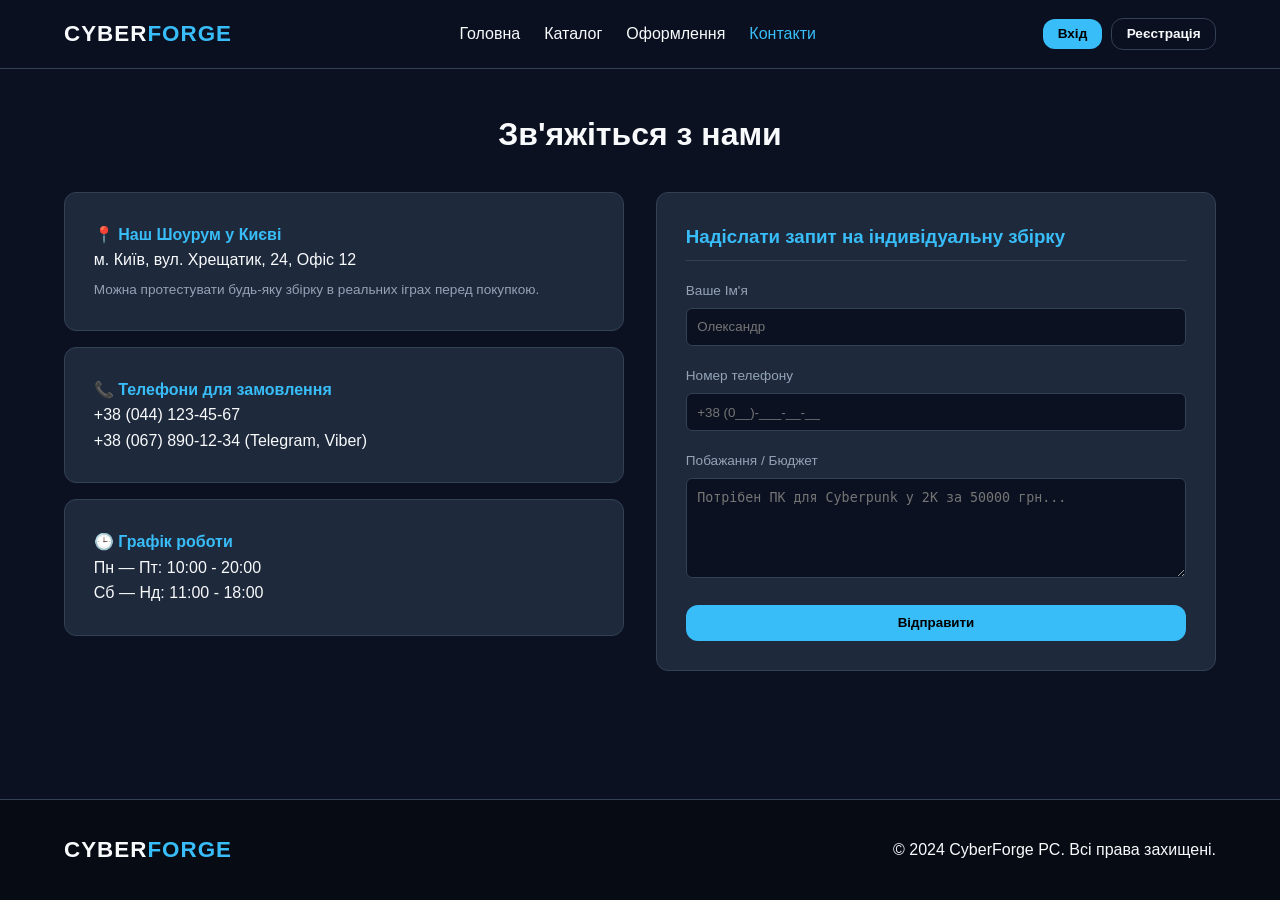
<file: contacts.html>
<!DOCTYPE html>
<html lang="uk">
<head>
  <meta charset="UTF-8">
  <meta name="viewport" content="width=device-width, initial-scale=1.0">
  <title>Контакти — CyberForge</title>
  <link rel="stylesheet" href="style.css">
</head>
<body>

  <header class="header">
    <div class="container nav">
      <a href="index.html" class="logo">CYBER<span>FORGE</span></a>
      <ul class="nav-links">
        <li><a href="index.html">Головна</a></li>
        <li><a href="catalog.html">Каталог</a></li>
        <li><a href="order.html">Оформлення</a></li>
        <li><a href="contacts.html" class="active">Контакти</a></li>
      </ul>
      <div id="userArea" class="user-panel"></div>
    </div>
  </header>

  <main class="container" style="padding: 2.5rem 0;">
    <h1 class="section-title">Зв'яжіться з нами</h1>
    
    <div style="display: grid; grid-template-columns: repeat(auto-fit, minmax(320px, 1fr)); gap: 2rem;">
      <div style="display: flex; flex-direction: column; gap: 1rem;">
        <div class="order-box">
          <h4 style="color: var(--accent);">📍 Наш Шоурум у Києві</h4>
          <p>м. Київ, вул. Хрещатик, 24, Офіс 12</p>
          <p style="color: var(--text-muted); font-size: 0.85rem; margin-top: 0.4rem;">Можна протестувати будь-яку збірку в реальних іграх перед покупкою.</p>
        </div>

        <div class="order-box">
          <h4 style="color: var(--accent);">📞 Телефони для замовлення</h4>
          <p>+38 (044) 123-45-67</p>
          <p>+38 (067) 890-12-34 (Telegram, Viber)</p>
        </div>

        <div class="order-box">
          <h4 style="color: var(--accent);">🕒 Графік роботи</h4>
          <p>Пн — Пт: 10:00 - 20:00</p>
          <p>Сб — Нд: 11:00 - 18:00</p>
        </div>
      </div>

      <!-- ФОРМА З ДІАЛОГОВИМ ВІКНОМ ТА ОЧИЩЕННЯМ -->
      <form id="contactForm" class="order-box" onsubmit="submitContact(event)">
        <h3>Надіслати запит на індивідуальну збірку</h3>
        
        <div class="filter-group">
          <label>Ваше Ім'я</label>
          <input type="text" id="cName" placeholder="Олександр" required>
        </div>

        <div class="filter-group">
          <label>Номер телефону</label>
          <input type="tel" id="cPhone" placeholder="+38 (0__)-___-__-__" required>
        </div>

        <div class="filter-group">
          <label>Побажання / Бюджет</label>
          <textarea id="cMsg" style="width: 100%; min-height: 100px; padding: 0.65rem; background: var(--bg-main); border: 1px solid var(--border-color); color: #fff; border-radius: 6px;" placeholder="Потрібен ПК для Cyberpunk у 2K за 50000 грн..." required></textarea>
        </div>

        <button type="submit" class="btn" style="width: 100%;">Відправити</button>
      </form>
    </div>
  </main>

  <div id="contactModal" class="modal-overlay">
    <div class="modal-box" style="text-align: center;">
      <div style="font-size: 3rem;">✉️</div>
      <h3 style="color: var(--accent); margin-bottom: 0.5rem;">Дякуємо за звернення!</h3>
      <p id="contactModalText" style="color: var(--text-muted); margin-bottom: 1.5rem;"></p>
      <button class="btn" onclick="document.getElementById('contactModal').classList.remove('active')">Зрозуміло</button>
    </div>
  </div>

  <footer class="footer">
    <div class="container footer-inner">
      <div class="logo">CYBER<span>FORGE</span></div>
      <p>© 2024 CyberForge PC. Всі права захищені.</p>
    </div>
  </footer>

  <script src="app.js"></script>
  <script>
    function submitContact(e) {
      e.preventDefault();
      const name = document.getElementById('cName').value;
      const phone = document.getElementById('cPhone').value;

      document.getElementById('contactModalText').innerHTML = 
        `Шановний <b>${name}</b>, ваш запит прийнято в обробку. Менеджер CyberForge зателефонує вам на номер <b>${phone}</b> найближчим часом.`;
      
      document.getElementById('contactModal').classList.add('active');
      document.getElementById('contactForm').reset(); // Стираємо дані
    }
  </script>
</body>
</html>
</file>
<file: style.css>
:root {
  --bg-main: #0b1120;
  --bg-card: #1e293b;
  --bg-card-hover: #283548;
  --accent: #38bdf8;
  --accent-hover: #0284c7;
  --text-main: #f8fafc;
  --text-muted: #94a3b8;
  --border-color: #334155;
  --radius: 12px;
  --transition: all 0.25s ease;
}

* {
  margin: 0;
  padding: 0;
  box-sizing: border-box;
}

body {
  font-family: 'Segoe UI', Roboto, sans-serif;
  background-color: var(--bg-main);
  color: var(--text-main);
  line-height: 1.6;
  min-height: 100vh;
  display: flex;
  flex-direction: column;
}

.container {
  width: 90%;
  max-width: 1280px;
  margin: 0 auto;
}

img {
  max-width: 100%;
  height: auto;
  display: block;
}

a {
  text-decoration: none;
  color: inherit;
}

/* HEADER */
.header {
  background-color: rgba(11, 17, 32, 0.95);
  border-bottom: 1px solid var(--border-color);
  position: sticky;
  top: 0;
  z-index: 1000;
  backdrop-filter: blur(8px);
}

.nav {
  display: flex;
  justify-content: space-between;
  align-items: center;
  padding: 1rem 0;
}

.logo {
  font-size: 1.4rem;
  font-weight: 800;
  letter-spacing: 1px;
}

.logo span {
  color: var(--accent);
}

.nav-links {
  display: flex;
  align-items: center;
  gap: 1.5rem;
  list-style: none;
}

.nav-links a {
  font-weight: 500;
  transition: var(--transition);
}

.nav-links a:hover, .nav-links a.active {
  color: var(--accent);
}

.user-panel {
  display: flex;
  align-items: center;
  gap: 0.6rem;
}

/* КНОПКИ */
.btn {
  display: inline-block;
  background-color: var(--accent);
  color: #000;
  padding: 0.65rem 1.3rem;
  border-radius: var(--radius);
  font-weight: 600;
  border: none;
  cursor: pointer;
  transition: var(--transition);
  text-align: center;
}

.btn:hover {
  background-color: var(--accent-hover);
  color: #fff;
}

.btn-secondary {
  background-color: transparent;
  border: 1px solid var(--border-color);
  color: var(--text-main);
}

.btn-secondary:hover {
  border-color: var(--accent);
  color: var(--accent);
}

.btn-sm {
  padding: 0.45rem 0.9rem;
  font-size: 0.85rem;
}

/* HERO */
.hero {
  padding: 3.5rem 0;
}

.hero-grid {
  display: grid;
  grid-template-columns: 1fr 1fr;
  align-items: center;
  gap: 2.5rem;
}

.hero-content h1 {
  font-size: 2.6rem;
  line-height: 1.2;
  margin-bottom: 1rem;
}

.hero-content h1 span {
  color: var(--accent);
}

.hero-content p {
  color: var(--text-muted);
  margin-bottom: 1.5rem;
}

.hero-actions {
  display: flex;
  gap: 1rem;
}

.hero-img-wrap img {
  border-radius: var(--radius);
  box-shadow: 0 10px 30px rgba(56, 189, 248, 0.15);
  object-fit: cover;
  width: 100%;
  height: 380px;
}

/* СІТКА ХІТІВ 3х2 (РІВНО ПО ЦЕНТРУ) */
.section-title {
  font-size: 2rem;
  margin-bottom: 2rem;
  text-align: center;
}

.hits-grid {
  display: grid;
  grid-template-columns: repeat(3, 1fr); /* Рівно 3 колонки */
  gap: 1.8rem;
  margin-bottom: 3.5rem;
}

.product-card {
  background-color: var(--bg-card);
  border-radius: var(--radius);
  border: 1px solid var(--border-color);
  overflow: hidden;
  display: flex;
  flex-direction: column;
  transition: var(--transition);
}

.product-card:hover {
  transform: translateY(-4px);
  border-color: var(--accent);
}

.product-img {
  width: 100%;
  height: 220px;
  object-fit: cover;
  background: #0f172a;
}

.product-info {
  padding: 1.25rem;
  display: flex;
  flex-direction: column;
  flex-grow: 1;
}

.product-title {
  font-size: 1.15rem;
  margin-bottom: 0.5rem;
}

.specs-list {
  list-style: none;
  font-size: 0.85rem;
  color: var(--text-muted);
  margin-bottom: 1.2rem;
}

.card-bottom {
  margin-top: auto;
  display: flex;
  justify-content: space-between;
  align-items: center;
}

.price {
  font-size: 1.25rem;
  font-weight: 700;
  color: var(--accent);
}

/* КАТАЛОГ 20 ПК ТА ФІЛЬТР */
.catalog-layout {
  display: grid;
  grid-template-columns: 280px 1fr;
  gap: 2rem;
  padding: 2.5rem 0;
}

.catalog-grid {
  display: grid;
  grid-template-columns: repeat(auto-fill, minmax(280px, 1fr));
  gap: 1.5rem;
}

.filter-sidebar {
  background-color: var(--bg-card);
  border: 1px solid var(--border-color);
  border-radius: var(--radius);
  padding: 1.5rem;
  height: fit-content;
  position: sticky;
  top: 85px;
}

.filter-sidebar h3 {
  margin-bottom: 1.2rem;
  border-bottom: 1px solid var(--border-color);
  padding-bottom: 0.5rem;
}

.filter-group {
  margin-bottom: 1.2rem;
}

.filter-group label {
  display: block;
  font-size: 0.85rem;
  margin-bottom: 0.4rem;
  color: var(--text-muted);
}

.filter-group select, .filter-group input {
  width: 100%;
  padding: 0.65rem;
  background-color: var(--bg-main);
  border: 1px solid var(--border-color);
  color: var(--text-main);
  border-radius: 6px;
  outline: none;
}

.price-inputs {
  display: flex;
  gap: 0.5rem;
  align-items: center;
}

/* СТОРІНКА ОФОРМЛЕННЯ ЗАМОВЛЕННЯ (ORDER.HTML) */
.order-layout {
  display: grid;
  grid-template-columns: 420px 1fr;
  gap: 2.5rem;
  padding: 2.5rem 0;
}

.order-box {
  background-color: var(--bg-card);
  border: 1px solid var(--border-color);
  border-radius: var(--radius);
  padding: 1.8rem;
}

.order-box h3 {
  color: var(--accent);
  margin-bottom: 1.2rem;
  border-bottom: 1px solid var(--border-color);
  padding-bottom: 0.5rem;
}

#npMap {
  height: 300px;
  width: 100%;
  border-radius: 8px;
  margin: 1rem 0;
  border: 1px solid var(--border-color);
  z-index: 1;
}

.payment-toggle {
  display: flex;
  gap: 1rem;
  margin: 1rem 0;
}

.payment-option {
  flex: 1;
  padding: 0.8rem;
  border: 1px solid var(--border-color);
  border-radius: 8px;
  cursor: pointer;
  text-align: center;
  transition: var(--transition);
}

.payment-option.active {
  border-color: var(--accent);
  background-color: rgba(56, 189, 248, 0.1);
}

.card-fields {
  display: none;
  grid-template-columns: 1fr 1fr;
  gap: 0.8rem;
  background: #0f172a;
  padding: 1rem;
  border-radius: 8px;
  border: 1px solid var(--border-color);
  margin-top: 1rem;
}

/* МОДАЛЬНІ ВІКНА */
.modal-overlay {
  position: fixed;
  top: 0; left: 0; width: 100%; height: 100%;
  background: rgba(0, 0, 0, 0.75);
  display: none;
  justify-content: center;
  align-items: center;
  z-index: 2000;
  backdrop-filter: blur(5px);
}

.modal-overlay.active {
  display: flex;
}

.modal-box {
  background: var(--bg-card);
  border: 1px solid var(--border-color);
  border-radius: var(--radius);
  padding: 2rem;
  max-width: 500px;
  width: 90%;
  position: relative;
}

.modal-close {
  position: absolute;
  top: 1rem; right: 1.2rem;
  font-size: 1.5rem;
  background: none;
  border: none;
  color: var(--text-muted);
  cursor: pointer;
}

.auth-tabs {
  display: flex;
  border-bottom: 1px solid var(--border-color);
  margin-bottom: 1.2rem;
}

.auth-tab {
  flex: 1;
  text-align: center;
  padding: 0.6rem;
  cursor: pointer;
  color: var(--text-muted);
}

.auth-tab.active {
  color: var(--accent);
  border-bottom: 2px solid var(--accent);
  font-weight: 600;
}

.db-table {
  width: 100%;
  border-collapse: collapse;
  margin-top: 1rem;
  font-size: 0.85rem;
}

.db-table th, .db-table td {
  border: 1px solid var(--border-color);
  padding: 0.5rem;
  text-align: left;
}

.db-table th {
  background: #0f172a;
  color: var(--accent);
}

/* FOOTER */
.footer {
  margin-top: auto;
  background-color: #070b14;
  border-top: 1px solid var(--border-color);
  padding: 2rem 0;
}

.footer-inner {
  display: flex;
  justify-content: space-between;
  align-items: center;
  flex-wrap: wrap;
  gap: 1rem;
}

/* МЕДІАЗАПИТИ */
@media (max-width: 1024px) {
  .hits-grid {
    grid-template-columns: repeat(2, 1fr); /* 2 колонки на планшетах */
  }
  .order-layout, .catalog-layout {
    grid-template-columns: 1fr;
  }
  .hero-grid {
    grid-template-columns: 1fr;
  }
}

@media (max-width: 650px) {
  .hits-grid {
    grid-template-columns: 1fr; /* 1 колонка на смартфонах */
  }
  .nav {
    flex-direction: column;
    gap: 1rem;
  }
  .nav-links {
    flex-wrap: wrap;
    justify-content: center;
  }
  .card-fields {
    grid-template-columns: 1fr;
  }
}
</file>
